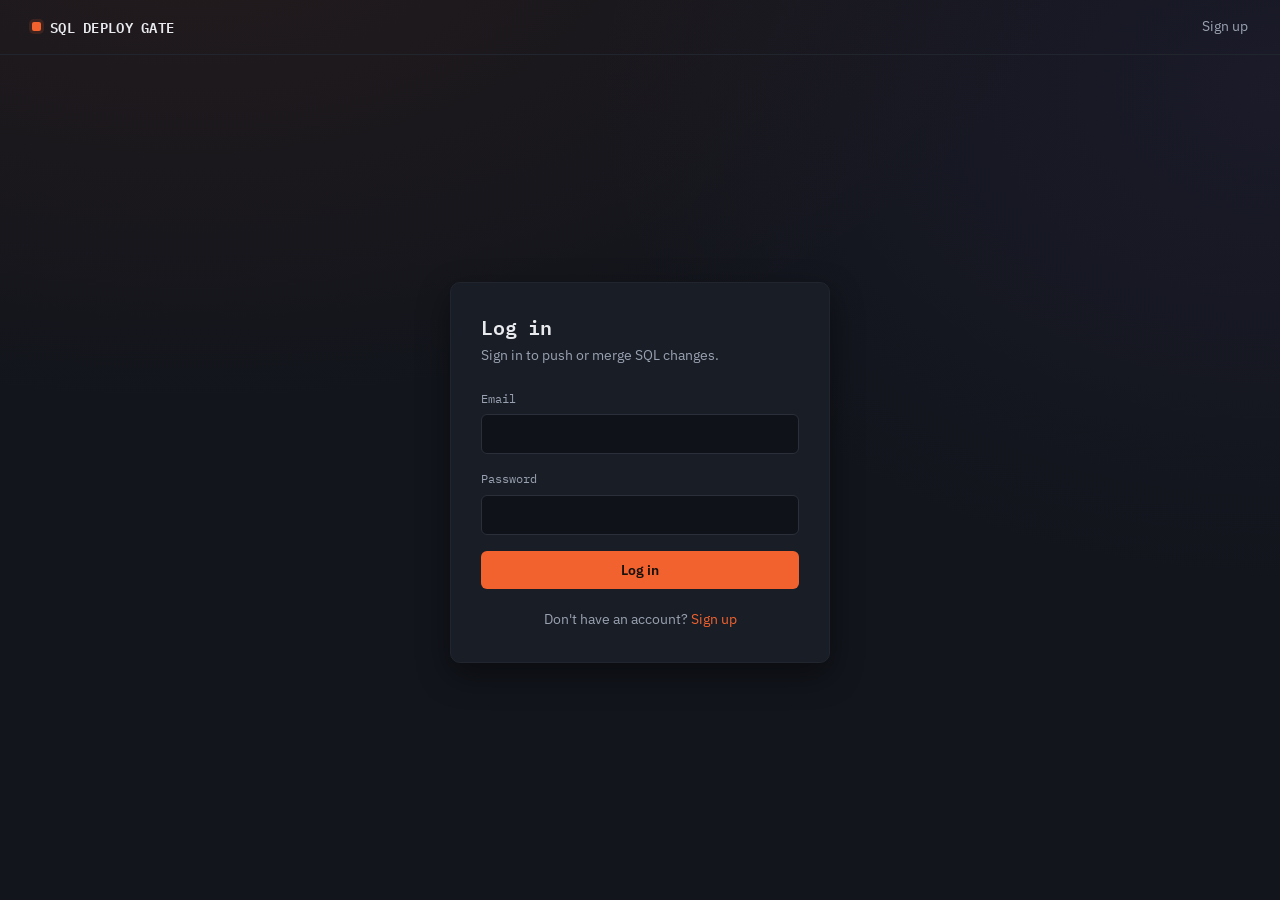
<file: index.html>
<!DOCTYPE html>
<html lang="en">

<head>
    <meta charset="UTF-8">
    <meta name="viewport" content="width=device-width, initial-scale=1.0">
    <title>Log in — SQL Deploy Gate</title>
    <link rel="stylesheet" href="css/style.css">
</head>

<body>
    <div class="topbar">
        <a href="home.html" class="brand"><span class="gate-dot"></span> SQL DEPLOY GATE</a>
        <nav>
            <a href="signup.html">Sign up</a>
        </nav>
    </div>

    <div class="center-wrap">
        <div class="auth-card">
            <h1>Log in</h1>
            <p class="subtitle">Sign in to push or merge SQL changes.</p>

            <div id="formError"></div>

            <form id="loginForm">
                <div class="field">
                    <label for="email">Email</label>
                    <input type="email" id="email" name="email" required autocomplete="username">
                </div>
                <div class="field">
                    <label for="password">Password</label>
                    <input type="password" id="password" name="password" required autocomplete="current-password">
                </div>
                <button type="submit" class="btn btn-block" id="loginBtn">Log in</button>
            </form>

            <div class="auth-footer">
                Don't have an account? <a href="signup.html">Sign up</a>
            </div>
        </div>
    </div>

    <script src="js/api.js"></script>
    <script src="js/models/authmodel.js"></script>
    <script src="js/controllers/logincontroller.js"></script>
</body>

</html>
</file>
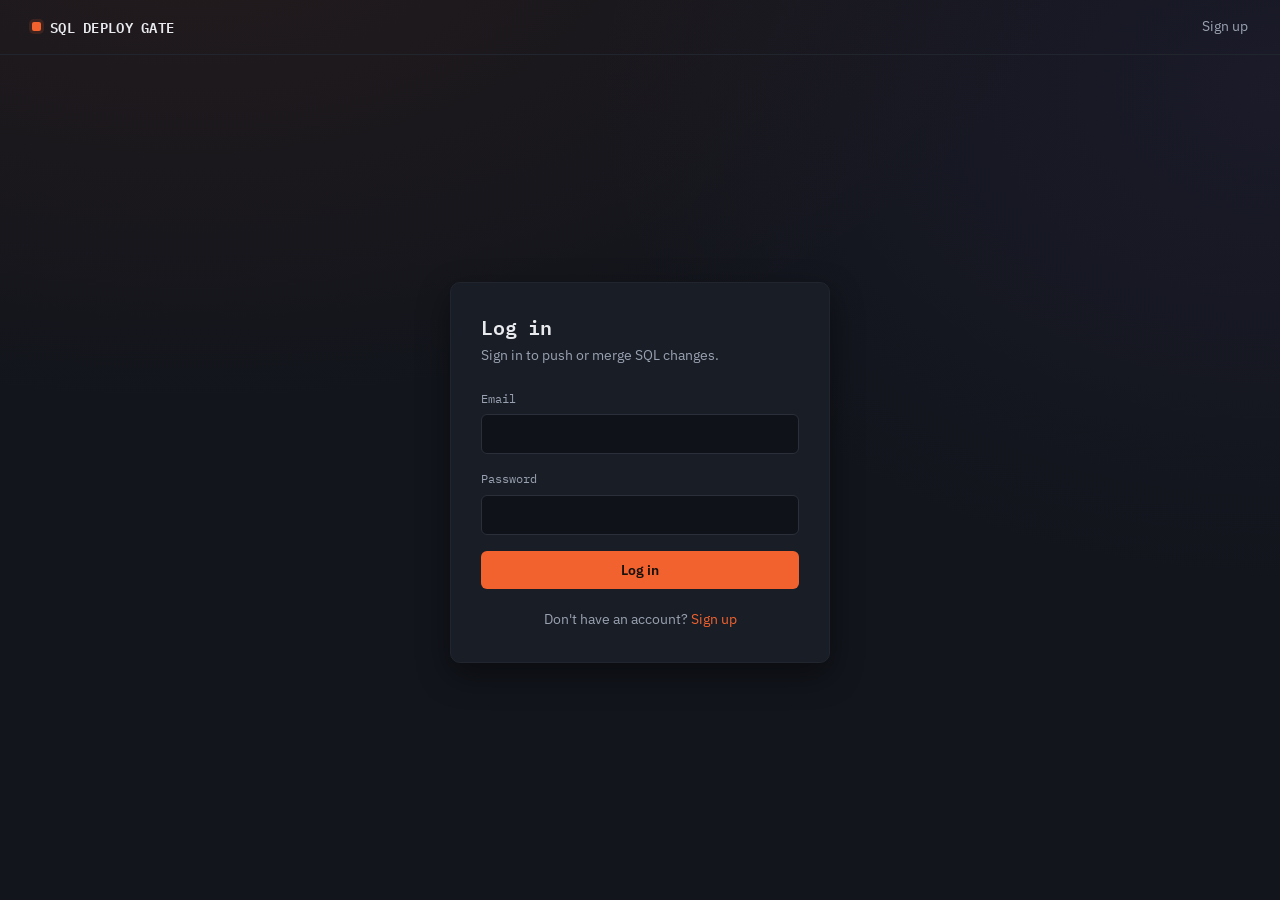
<file: activity.html>
<!DOCTYPE html>
<html lang="en">

<head>
    <meta charset="UTF-8">
    <meta name="viewport" content="width=device-width, initial-scale=1.0">
    <title>Audit — SQL Deploy Gate</title>
    <link rel="stylesheet" href="css/style.css">
</head>

<body>
    <div class="topbar">
        <a href="dashboard.html" class="brand"><span class="gate-dot"></span> SQL DEPLOY GATE</a>
        <div class="topbar-right">
            <nav id="navLinks"></nav>
            <div class="user-chip">
                <span class="user-email" id="userEmail"></span>
                <span id="roleTag"></span>
                <a href="#" id="logoutBtn" class="logout-link">Log out</a>
            </div>
        </div>
    </div>
    <div class="dash-wrap audit-wrap">
        <div class="repo-card-head" style="margin-bottom:4px;">
            <h1 style="font-size:19px;">Audit</h1>
        </div>
        <p style="margin-bottom:0;">Every push, review, and merge — a full commit history for your database.</p>
        <div class="audit-toolbar">
            <select id="statusFilter" class="select-input">
                <option value="">All statuses</option>
                <option value="Pending">Pending</option>
                <option value="Approved">Approved</option>
                <option value="Rejected">Rejected</option>
            </select>
            <select id="typeFilter" class="select-input">
                <option value="">All types</option>
                <option value="DDL">DDL</option>
                <option value="DML">DML</option>
            </select>
        </div>
        <div id="auditList"></div>
        <div id="auditPager" class="audit-pager"></div>
    </div>
    <script src="js/api.js"></script>
    <script src="js/models/authmodel.js"></script>
    <script src="js/models/auditmodel.js"></script>
    <script src="js/views/navview.js"></script>
    <script src="js/views/auditview.js"></script>
    <script src="js/controllers/pageshell.js"></script>
    <script src="js/controllers/activitycontroller.js"></script>
</body>

</html>
</file>
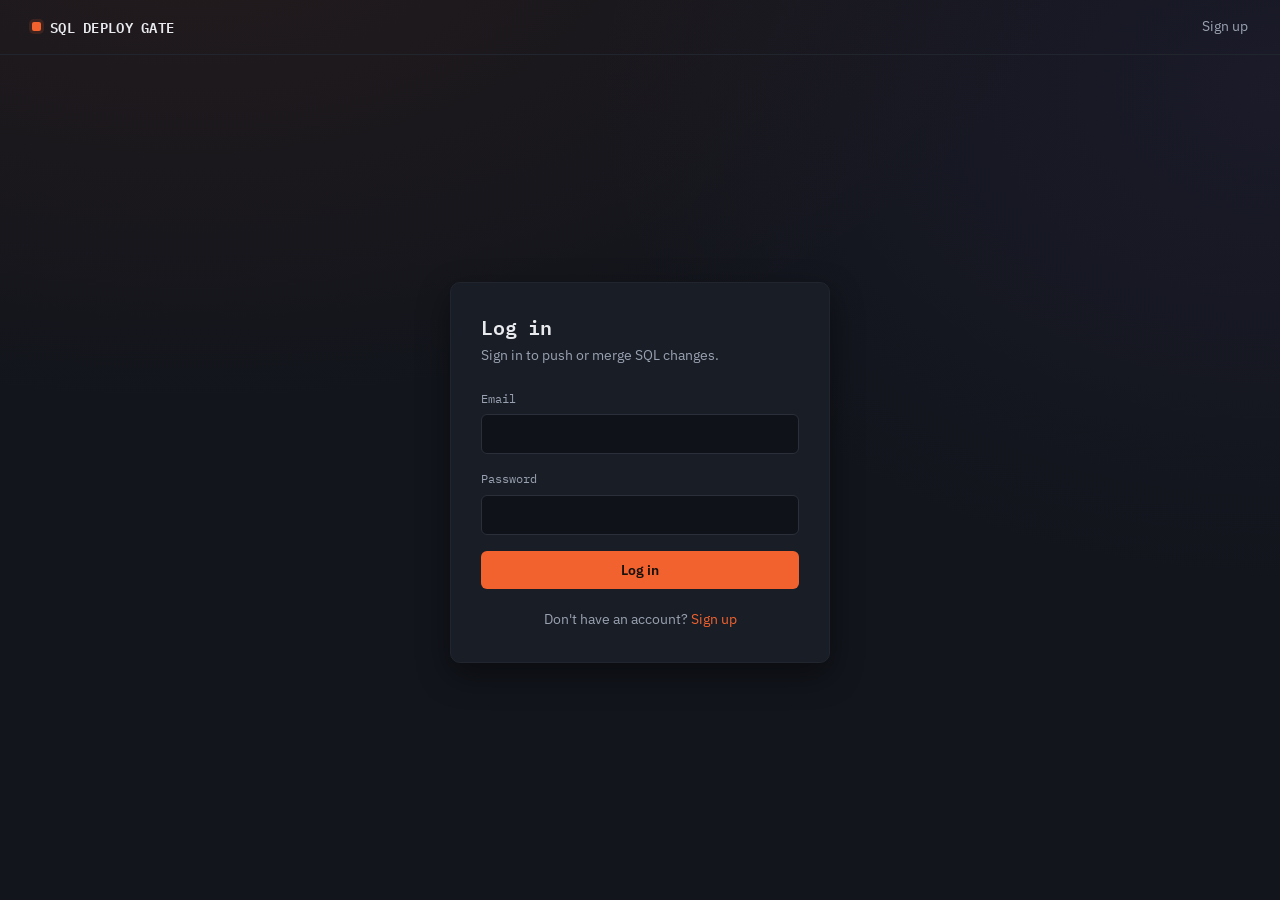
<file: approvals.html>
<!DOCTYPE html>
<html lang="en">

<head>
    <meta charset="UTF-8">
    <meta name="viewport" content="width=device-width, initial-scale=1.0">
    <title>Approvals — SQL Deploy Gate</title>
    <link rel="stylesheet" href="css/style.css">
</head>

<body>
    <div class="topbar">
        <a href="dashboard.html" class="brand"><span class="gate-dot"></span> SQL DEPLOY GATE</a>
        <div class="topbar-right">
            <nav id="navLinks"></nav>
            <div class="user-chip">
                <span class="user-email" id="userEmail"></span>
                <span id="roleTag"></span>
                <a href="#" id="logoutBtn" class="logout-link">Log out</a>
            </div>
        </div>
    </div>

    <div class="dash-wrap" style="max-width:800px;">
        <div class="repo-card-head" style="margin-bottom:4px;">
            <h1 style="font-size:19px;">Approvals</h1>
        </div>
        <p style="margin-bottom:20px;">Open pull requests waiting on a merge decision. Tap a row to see the full diff.
        </p>

        <div id="bulkBar"></div>
        <div id="approvalsList"></div>
    </div>

    <script src="js/api.js"></script>
    <script src="js/models/authmodel.js"></script>
    <script src="js/models/submissionmodel.js"></script>
    <script src="js/views/navview.js"></script>
    <script src="js/views/approvalsview.js"></script>
    <script src="js/views/modalview.js"></script>
    <script src="js/controllers/pageshell.js"></script>
    <script src="js/controllers/approvalscontroller.js"></script>
</body>

</html>
</file>
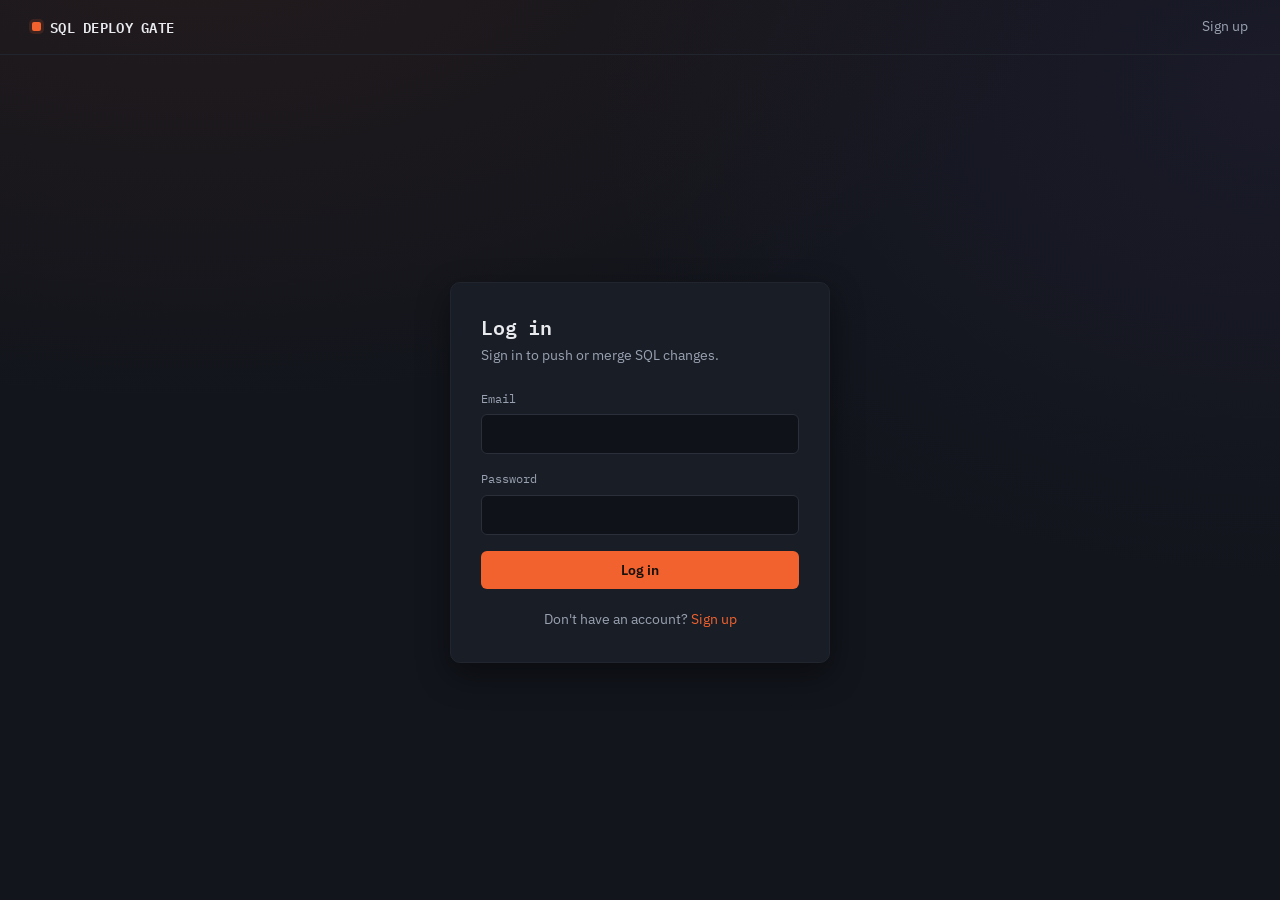
<file: dashboard.html>
<!DOCTYPE html>
<html lang="en">

<head>
    <meta charset="UTF-8">
    <meta name="viewport" content="width=device-width, initial-scale=1.0">
    <title>Dashboard — SQL Deploy Gate</title>
    <link rel="stylesheet" href="css/style.css">
</head>

<body>
    <div class="topbar">
        <a href="dashboard.html" class="brand"><span class="gate-dot"></span> SQL DEPLOY GATE</a>
        <div class="topbar-right">
            <nav id="navLinks"></nav>
            <div class="user-chip">
                <span class="user-email" id="userEmail"></span>
                <span id="roleTag"></span>
                <a href="#" id="logoutBtn" class="logout-link">Log out</a>
            </div>
        </div>
    </div>

    <div class="dash-wrap">
        <div id="workspaceRoot"></div>
    </div>

    <script src="js/api.js"></script>
    <script src="js/models/authmodel.js"></script>
    <script src="js/models/submissionmodel.js"></script>
    <script src="js/views/navview.js"></script>
    <script src="js/views/workspaceview.js"></script>
    <script src="js/controllers/pageshell.js"></script>
    <script src="js/controllers/dashboardcontroller.js"></script>
</body>

</html>
</file>
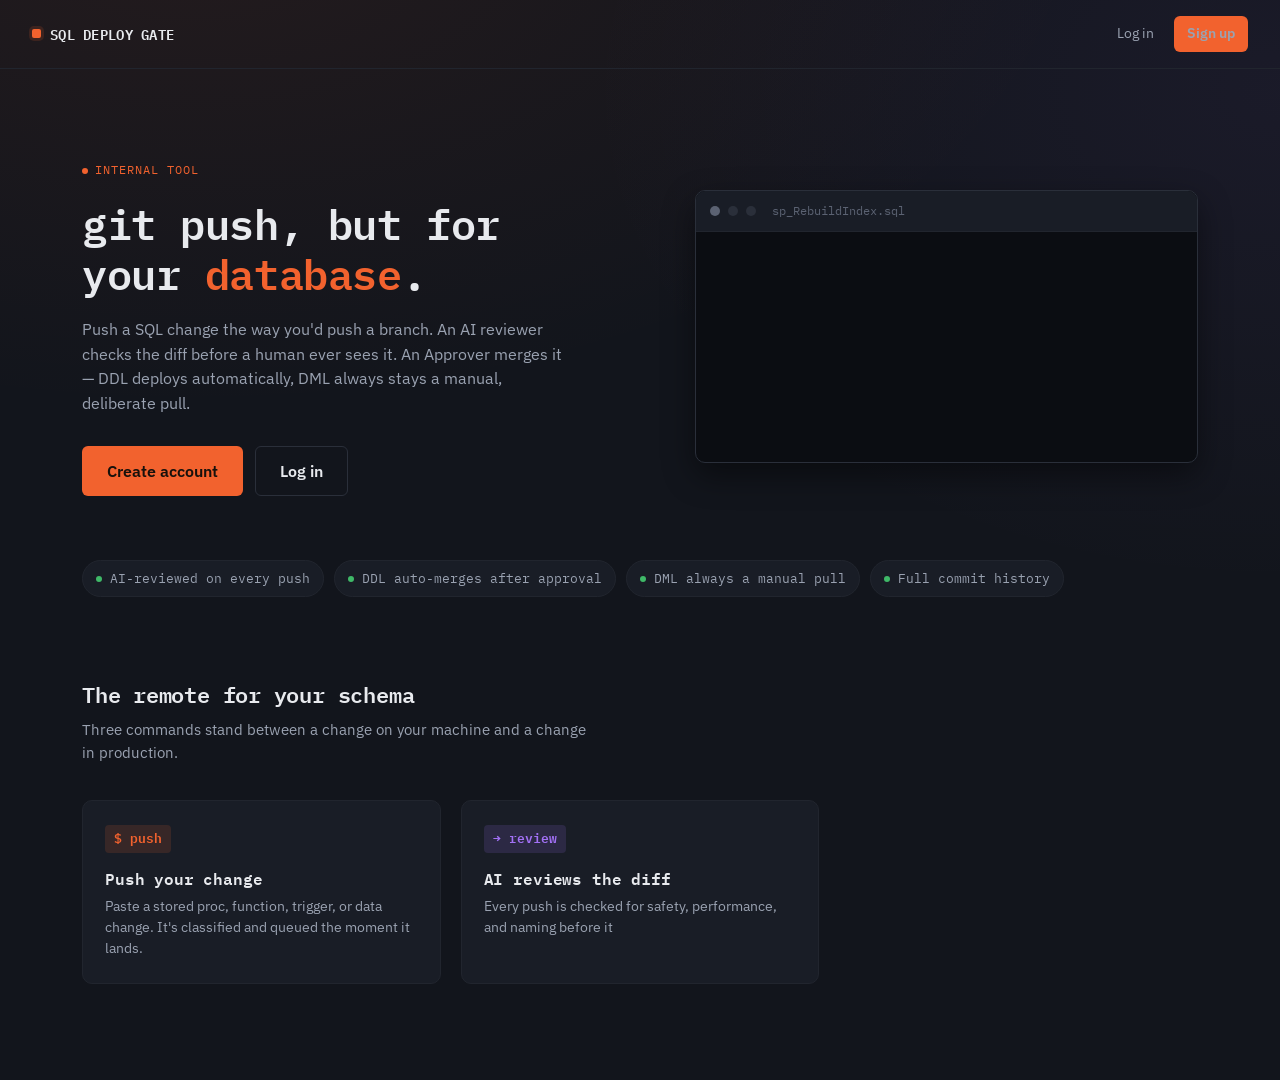
<file: home.html>
<!DOCTYPE html>
<html lang="en">

<head>
    <meta charset="UTF-8">
    <meta name="viewport" content="width=device-width, initial-scale=1.0">
    <title>SQL Deploy Gate</title>
    <link rel="stylesheet" href="css/style.css">
</head>

<body>
    <div class="topbar">
        <a href="home.html" class="brand"><span class="gate-dot"></span> SQL DEPLOY GATE</a>
        <nav>
            <a href="index.html">Log in</a>
            <a href="signup.html" class="btn btn-sm">Sign up</a>
        </nav>
    </div>

    <div class="hero">
        <div class="hero-copy">
            <span class="eyebrow">Internal tool </span>
            <h1>git push, but for<br>your <span class="hl">database</span>.</h1>
            <p class="hero-sub">
                Push a SQL change the way you'd push a branch. An AI reviewer checks the
                diff before a human ever sees it. An Approver merges it — DDL deploys
                automatically, DML always stays a manual, deliberate pull.
            </p>
            <div class="cta-row">
                <a href="signup.html" class="btn btn-lg">Create account</a>
                <a href="index.html" class="btn btn-secondary btn-lg">Log in</a>
            </div>
        </div>

        <div class="term-window">
            <div class="term-titlebar">
                <span class="term-dot"></span>
                <span class="term-dot"></span>
                <span class="term-dot"></span>
                <span class="term-filename">sp_RebuildIndex.sql</span>
            </div>
            <div class="term-body" id="termBody"></div>
        </div>
    </div>

    <div class="strip">
        <span class="pill"><span class="dot"></span> AI-reviewed on every push</span>
        <span class="pill"><span class="dot"></span> DDL auto-merges after approval</span>
        <span class="pill"><span class="dot"></span> DML always a manual pull</span>
        <span class="pill"><span class="dot"></span> Full commit history</span>
    </div>

    <div class="section">
        <div class="section-head">
            <h2>The remote for your schema</h2>
            <p>Three commands stand between a change on your machine and a change in production.</p>
        </div>
        <div class="step-grid">
            <div class="step-card">
                <span class="step-cmd">$ push</span>
                <h3>Push your change</h3>
                <p>Paste a stored proc, function, trigger, or data change. It's classified and queued the moment it
                    lands.</p>
            </div>
            <div class="step-card">
                <span class="step-cmd">→ review</span>
                <h3>AI reviews the diff</h3>
                <p>Every push is checked for safety, performance, and naming before it
</file>
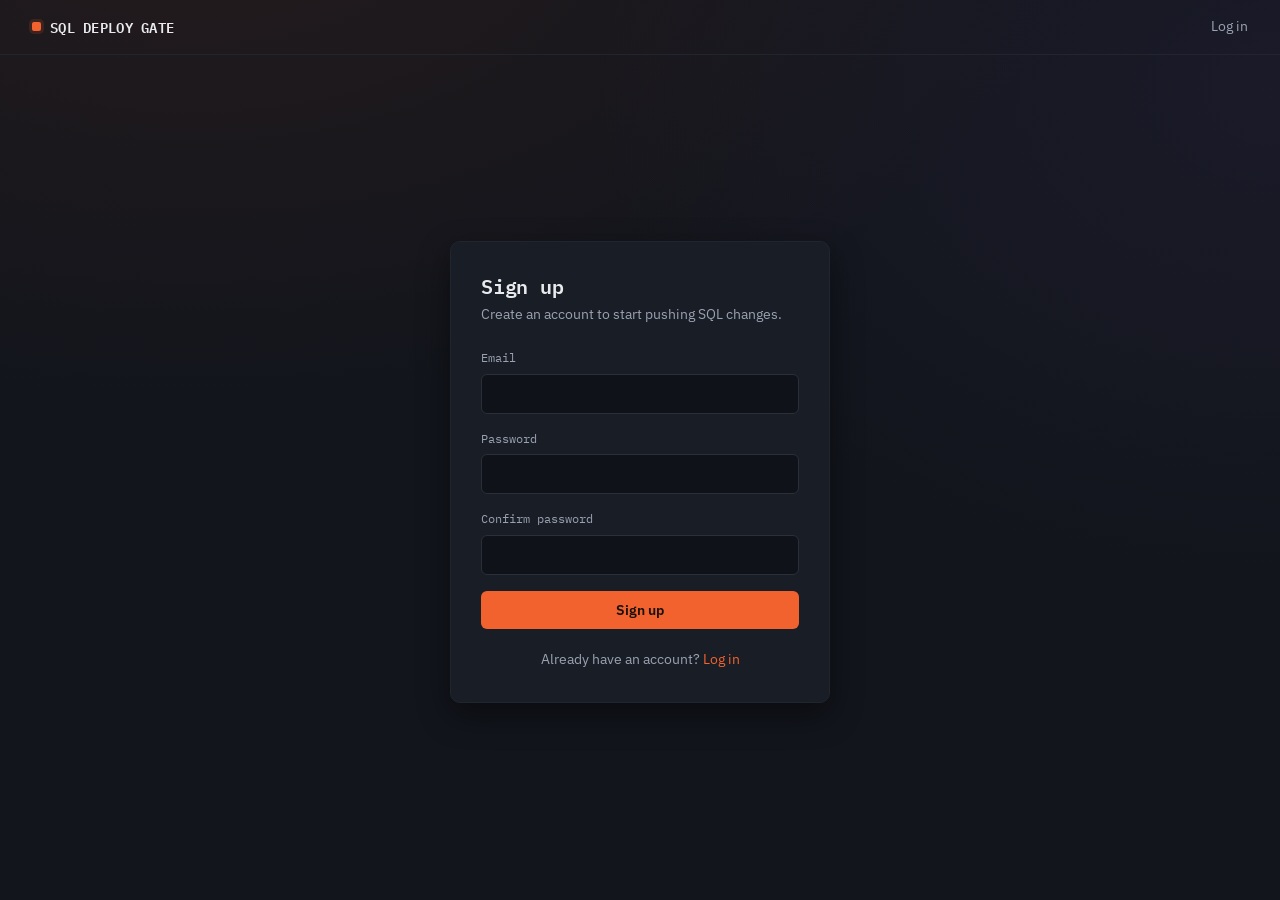
<file: signup.html>
<!DOCTYPE html>
<html lang="en">

<head>
    <meta charset="UTF-8">
    <meta name="viewport" content="width=device-width, initial-scale=1.0">
    <title>Sign up — SQL Deploy Gate</title>
    <link rel="stylesheet" href="css/style.css">
</head>

<body>
    <div class="topbar">
        <a href="home.html" class="brand"><span class="gate-dot"></span> SQL DEPLOY GATE</a>
        <nav>
            <a href="index.html">Log in</a>
        </nav>
    </div>

    <div class="center-wrap">
        <div class="auth-card">
            <h1>Sign up</h1>
            <p class="subtitle">Create an account to start pushing SQL changes.</p>

            <div id="formError"></div>

            <form id="signupForm">
                <div class="field">
                    <label for="email">Email</label>
                    <input type="email" id="email" name="email" required autocomplete="username">
                </div>
                <div class="field">
                    <label for="password">Password</label>
                    <input type="password" id="password" name="password" required autocomplete="new-password">
                </div>
                <div class="field">
                    <label for="confirmPassword">Confirm password</label>
                    <input type="password" id="confirmPassword" name="confirmPassword" required
                        autocomplete="new-password">
                </div>
                <button type="submit" class="btn btn-block" id="signupBtn">Sign up</button>
            </form>

            <div class="auth-footer">
                Already have an account? <a href="index.html">Log in</a>
            </div>
        </div>
    </div>

    <script src="js/api.js"></script>
    <script src="js/models/authmodel.js"></script>
    <script src="js/validation.js"></script>
    <script src="js/controllers/signupcontroller.js"></script>
</body>

</html>
</file>
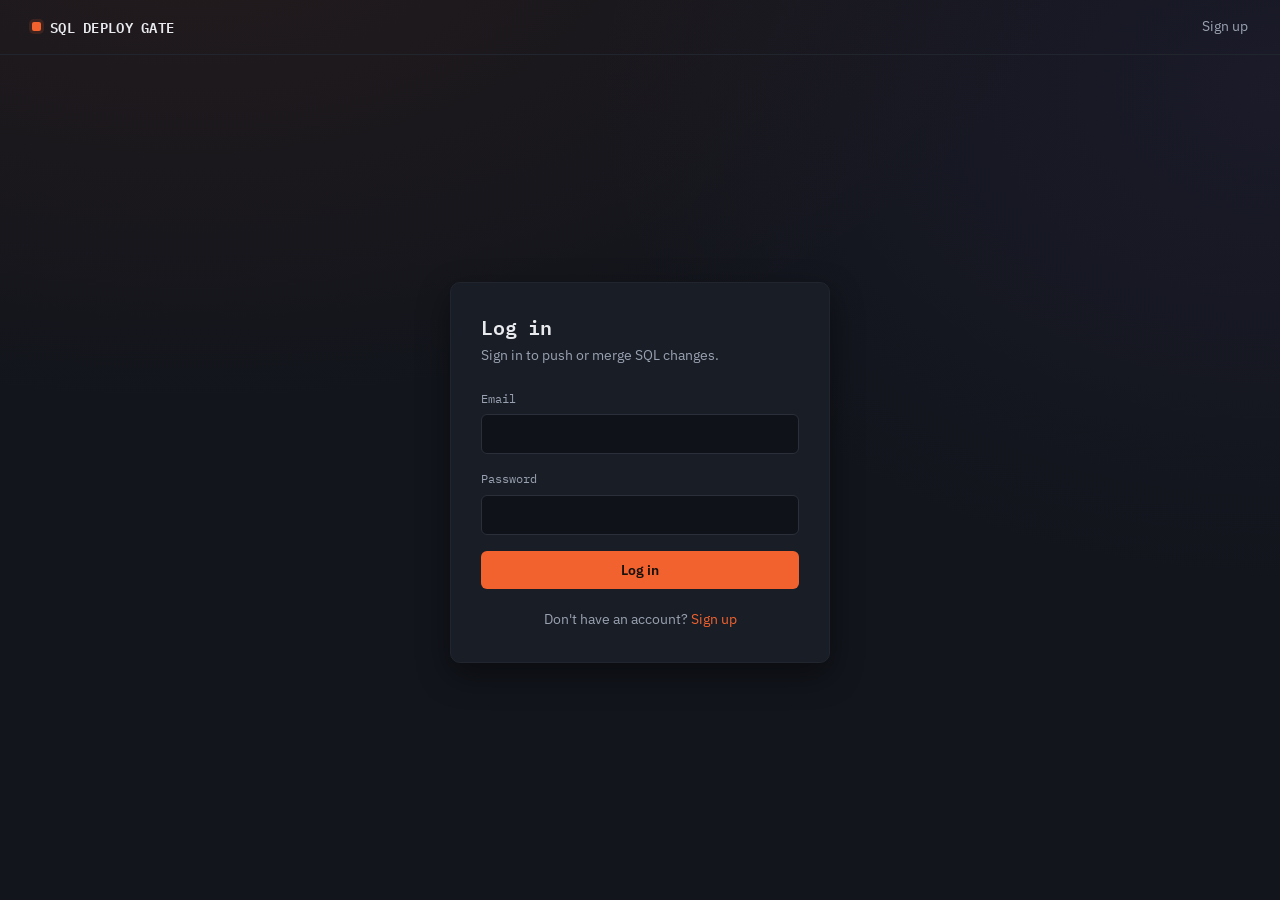
<file: submissions.html>
<!DOCTYPE html>
<html lang="en">

<head>
    <meta charset="UTF-8">
    <meta name="viewport" content="width=device-width, initial-scale=1.0">
    <title>Submissions — SQL Deploy Gate</title>
    <link rel="stylesheet" href="css/style.css">
</head>

<body>
    <div class="topbar">
        <a href="dashboard.html" class="brand"><span class="gate-dot"></span> SQL DEPLOY GATE</a>
        <div class="topbar-right">
            <nav id="navLinks"></nav>
            <div class="user-chip">
                <span class="user-email" id="userEmail"></span>
                <span id="roleTag"></span>
                <a href="#" id="logoutBtn" class="logout-link">Log out</a>
            </div>
        </div>
    </div>

    <div class="dash-wrap" style="max-width:800px;">
        <div class="repo-card">
            <div class="repo-card-head">
                <h1>Push a change</h1>
            </div>
            <p>Paste a stored procedure, function, trigger, or data change. It's classified and AI-reviewed the moment
                it lands.</p>

            <form id="pushForm">
                <div class="field">
                    <textarea id="sqlText" name="sqlText" placeholder="-- paste your SQL here" required></textarea>
                </div>
                <button type="submit" class="btn" id="pushBtn">Push for review</button>
            </form>

            <div id="pushResult"></div>
        </div>
    </div>

    <div id="loading-overlay" class="loading-overlay">
        <div class="loading-box">
            <div class="spinner"></div>
            <p>Analyzing your code...</p>
        </div>
    </div>

    <script src="js/api.js"></script>
    <script src="js/models/authmodel.js"></script>
    <script src="js/models/submissionmodel.js"></script>
    <script src="js/views/navview.js"></script>
    <script src="js/views/submissionsview.js"></script>
    <script src="js/controllers/pageshell.js"></script>
    <script src="js/controllers/submissionscontroller.js"></script>
</body>

</html>
</file>
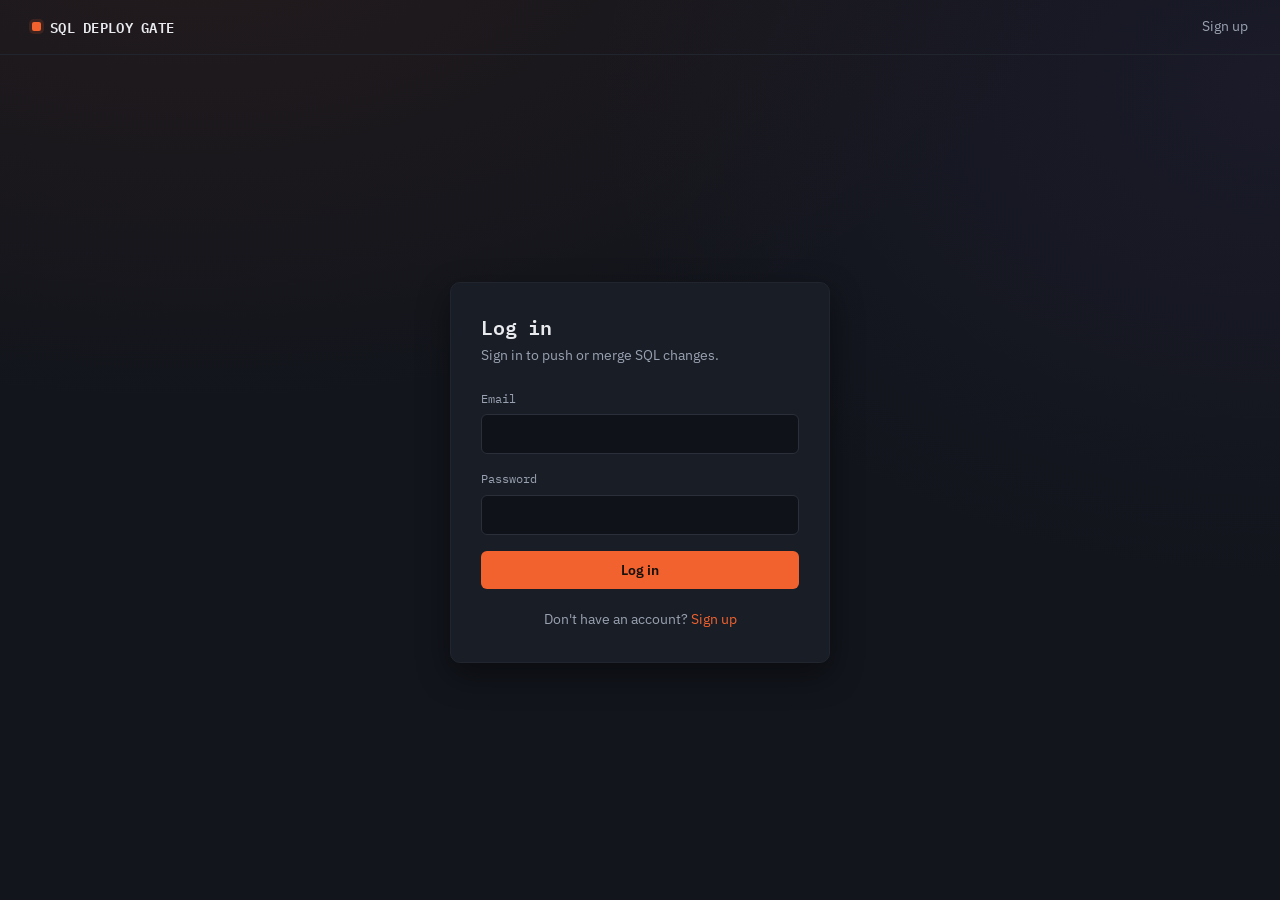
<file: users.html>
<!DOCTYPE html>
<html lang="en">

<head>
    <meta charset="UTF-8">
    <meta name="viewport" content="width=device-width, initial-scale=1.0">
    <title>Users — SQL Deploy Gate</title>
    <link rel="stylesheet" href="css/style.css">
</head>

<body>
    <div class="topbar">
        <a href="dashboard.html" class="brand"><span class="gate-dot"></span> SQL DEPLOY GATE</a>
        <div class="topbar-right">
            <nav id="navLinks"></nav>
            <div class="user-chip">
                <span class="user-email" id="userEmail"></span>
                <span id="roleTag"></span>
                <a href="#" id="logoutBtn" class="logout-link">Log out</a>
            </div>
        </div>
    </div>

    <div class="dash-wrap" style="max-width:800px;">
        <div class="repo-card-head" style="margin-bottom:4px;">
            <h1 style="font-size:19px;">Users</h1>
        </div>
        <p style="margin-bottom:0;">Assign the Developer, Approver, or Admin role to any account.</p>

        <div id="usersStats"></div>
        <div class="users-toolbar">
            <input type="text" id="usersSearch" class="users-search" placeholder="Search by email...">
        </div>
        <div id="usersMessage"></div>
        <div id="usersList"></div>
    </div>

    <script src="js/api.js"></script>
    <script src="js/models/authmodel.js"></script>
    <script src="js/models/usermodel.js"></script>
    <script src="js/views/navview.js"></script>
    <script src="js/views/usersview.js"></script>
    <script src="js/views/modalview.js"></script>
    <script src="js/controllers/pageshell.js"></script>
    <script src="js/controllers/userscontroller.js"></script>
</body>

</html>
</file>
<file: css/style.css>
/* ===========================================================
   SQL Deploy Gate — design system v2
   Concept: your database change control, run like a git remote.
   Push a change → AI reviews the diff → an Approver merges it.
   =========================================================== */

@import url('https://fonts.googleapis.com/css2?family=IBM+Plex+Mono:wght@400;500;600;700&family=IBM+Plex+Sans:wght@400;500;600;700&display=swap');

:root {
    /* -- surface: charcoal-blue, not pure black -- */
    --bg: #12151c;
    --bg-raised: #191d26;
    --bg-terminal: #0b0d12;
    --bg-input: #0f1218;

    --border: #2a2f3a;
    --border-soft: #21252e;

    --text: #e8eaee;
    --text-dim: #9aa2b1;
    --text-faint: #5b6272;

    /* -- accent: git-orange, used for primary actions + "push" -- */
    --accent: #f2622e;
    --accent-hover: #ff7440;
    --accent-soft: rgba(242, 98, 46, 0.14);

    /* -- diff colors carry real meaning: add / remove -- */
    --add: #3fb968;
    --add-soft: rgba(63, 185, 104, 0.13);
    --remove: #f0553f;
    --remove-soft: rgba(240, 85, 63, 0.13);

    /* -- merge: azure-devops-style purple for "merged" state -- */
    --merge: #a371f7;
    --merge-soft: rgba(163, 113, 247, 0.14);

    --font-mono: 'IBM Plex Mono', ui-monospace, 'SF Mono', Consolas, monospace;
    --font-sans: 'IBM Plex Sans', -apple-system, 'Segoe UI', sans-serif;

    --radius: 6px;
    --radius-lg: 10px;
    --shadow: 0 12px 32px rgba(0, 0, 0, 0.45);
}

@media (prefers-reduced-motion: reduce) {

    *,
    *::before,
    *::after {
        animation-duration: 0.001ms !important;
        animation-iteration-count: 1 !important;
        transition-duration: 0.001ms !important;
    }
}

* {
    box-sizing: border-box;
}

body {
    margin: 0;
    background: var(--bg);
    background-image:
        radial-gradient(ellipse 900px 500px at 15% -10%, rgba(242, 98, 46, 0.08), transparent),
        radial-gradient(ellipse 700px 500px at 100% 10%, rgba(163, 113, 247, 0.06), transparent);
    background-attachment: fixed;
    color: var(--text);
    font-family: var(--font-sans);
    font-size: 15px;
    line-height: 1.55;
    -webkit-font-smoothing: antialiased;
}

a {
    color: var(--accent);
    text-decoration: none;
}

a:hover {
    color: var(--accent-hover);
}

h1,
h2,
h3 {
    font-family: var(--font-mono);
    font-weight: 600;
    line-height: 1.2;
    margin: 0 0 10px;
    letter-spacing: -0.01em;
}

p {
    color: var(--text-dim);
    margin: 0 0 14px;
}

:focus-visible {
    outline: 2px solid var(--accent);
    outline-offset: 2px;
}

/* ---------- topbar ---------- */
.topbar {
    display: flex;
    align-items: center;
    justify-content: space-between;
    padding: 16px 32px;
    border-bottom: 1px solid var(--border-soft);
}

.brand {
    display: flex;
    align-items: center;
    gap: 9px;
    font-family: var(--font-mono);
    font-weight: 600;
    font-size: 14px;
    color: var(--text);
    letter-spacing: 0.02em;
}

.brand:hover {
    color: var(--text);
    text-decoration: none;
}

.gate-dot {
    width: 9px;
    height: 9px;
    border-radius: 2px;
    background: var(--accent);
    box-shadow: 0 0 0 3px var(--accent-soft);
    flex-shrink: 0;
}

.topbar nav {
    display: flex;
    align-items: center;
    gap: 20px;
}

.topbar nav a {
    color: var(--text-dim);
    font-size: 14px;
}

.topbar nav a:hover {
    color: var(--text);
}

.topbar nav a.active {
    color: var(--text);
    position: relative;
}

.topbar nav a.active::after {
    content: '';
    position: absolute;
    left: 0;
    right: 0;
    bottom: -17px;
    height: 2px;
    background: var(--accent);
}

.topbar-right {
    display: flex;
    align-items: center;
    gap: 20px;
}

.user-chip {
    display: flex;
    align-items: center;
    gap: 14px;
    padding-left: 18px;
    border-left: 1px solid var(--border-soft);
}

.user-email {
    font-family: var(--font-mono);
    font-size: 12.5px;
    color: var(--text-faint);
}

.role-tag {
    font-family: var(--font-mono);
    font-size: 10.5px;
    font-weight: 600;
    text-transform: uppercase;
    letter-spacing: 0.05em;
    padding: 2px 7px;
    border-radius: 4px;
    border: 1px solid var(--border);
}

.role-tag.role-developer {
    color: var(--accent);
    background: var(--accent-soft);
    border-color: transparent;
}

.role-tag.role-approver {
    color: var(--merge);
    background: var(--merge-soft);
    border-color: transparent;
}

.role-tag.role-admin {
    color: var(--add);
    background: var(--add-soft);
    border-color: transparent;
}

.logout-link {
    color: var(--text-faint);
    font-size: 13px;
}

.logout-link:hover {
    color: var(--remove);
}

/* ---------- buttons ---------- */
.btn {
    display: inline-flex;
    align-items: center;
    justify-content: center;
    gap: 6px;
    font-family: var(--font-sans);
    font-weight: 600;
    font-size: 14px;
    padding: 9px 16px;
    border-radius: var(--radius);
    border: 1px solid transparent;
    background: var(--accent);
    color: #17110c;
    cursor: pointer;
    transition: background 0.15s, transform 0.1s;
}

.btn:hover {
    background: var(--accent-hover);
}

.btn:active {
    transform: translateY(1px);
}

.btn:disabled {
    opacity: 0.55;
    cursor: not-allowed;
}

.btn-secondary {
    background: transparent;
    border-color: var(--border);
    color: var(--text);
}

.btn-secondary:hover {
    background: var(--bg-raised);
    border-color: var(--text-faint);
}

.btn-sm {
    padding: 6px 12px;
    font-size: 13px;
}

.btn-lg {
    padding: 12px 24px;
    font-size: 15.5px;
}

.btn-block {
    width: 100%;
}

/* ---------- hero ---------- */
.hero {
    max-width: 1180px;
    margin: 0 auto;
    padding: 88px 32px 64px;
    display: grid;
    grid-template-columns: 1.05fr 0.95fr;
    gap: 56px;
    align-items: center;
}

.hero-copy .eyebrow {
    display: inline-flex;
    align-items: center;
    gap: 7px;
    font-family: var(--font-mono);
    font-size: 12px;
    color: var(--accent);
    text-transform: uppercase;
    letter-spacing: 0.08em;
    margin-bottom: 18px;
}

.eyebrow::before {
    content: '';
    width: 6px;
    height: 6px;
    border-radius: 50%;
    background: var(--accent);
}

.hero-copy h1 {
    font-size: 42px;
    margin-bottom: 18px;
    color: var(--text);
}

.hero-copy h1 .hl {
    color: var(--accent);
}

.hero-sub {
    font-size: 16px;
    max-width: 480px;
    margin-bottom: 30px;
}

.cta-row {
    display: flex;
    gap: 12px;
}

/* ---------- terminal signature element ---------- */
.term-window {
    background: var(--bg-terminal);
    border: 1px solid var(--border);
    border-radius: var(--radius-lg);
    box-shadow: var(--shadow);
    overflow: hidden;
}

.term-titlebar {
    display: flex;
    align-items: center;
    gap: 8px;
    padding: 11px 14px;
    background: var(--bg-raised);
    border-bottom: 1px solid var(--border-soft);
}

.term-dot {
    width: 10px;
    height: 10px;
    border-radius: 50%;
    background: var(--border);
}

.term-dot:nth-child(1) {
    background: #5b6272;
}

.term-filename {
    margin-left: 8px;
    font-family: var(--font-mono);
    font-size: 12px;
    color: var(--text-faint);
}

.term-body {
    padding: 20px 20px 24px;
    font-family: var(--font-mono);
    font-size: 13.5px;
    min-height: 230px;
}

.term-line {
    margin-bottom: 3px;
    white-space: pre-wrap;
    word-break: break-word;
}

.term-prompt {
    color: var(--merge);
}

.term-cmd {
    color: var(--text);
}

.term-out {
    color: var(--text-faint);
    padding-left: 18px;
}

.term-out.add {
    color: var(--add);
}

.term-out.remove {
    color: var(--remove);
}

.term-out.merge {
    color: var(--merge);
}

.term-out.dim {
    color: var(--text-faint);
}

.term-cursor {
    display: inline-block;
    width: 7px;
    height: 14px;
    background: var(--accent);
    vertical-align: text-bottom;
    animation: blink 1s step-end infinite;
}

@keyframes blink {
    50% {
        opacity: 0;
    }
}

/* ---------- safety / status strip ---------- */
.strip {
    max-width: 1180px;
    margin: 0 auto;
    padding: 0 32px 64px;
    display: flex;
    flex-wrap: wrap;
    gap: 10px;
}

.pill {
    display: flex;
    align-items: center;
    gap: 8px;
    font-family: var(--font-mono);
    font-size: 12.5px;
    color: var(--text-dim);
    background: var(--bg-raised);
    border: 1px solid var(--border-soft);
    padding: 8px 13px;
    border-radius: 999px;
}

.pill .dot {
    width: 6px;
    height: 6px;
    border-radius: 50%;
    background: var(--add);
    flex-shrink: 0;
}

/* ---------- how it works (git-command steps) ---------- */
.section {
    max-width: 1180px;
    margin: 0 auto;
    padding: 20px 32px 96px;
}

.section-head {
    margin-bottom: 36px;
}

.section-head h2 {
    font-size: 22px;
}

.section-head p {
    max-width: 520px;
}

.step-grid {
    display: grid;
    grid-template-columns: repeat(3, 1fr);
    gap: 20px;
}

.step-card {
    background: var(--bg-raised);
    border: 1px solid var(--border-soft);
    border-radius: var(--radius-lg);
    padding: 24px 22px;
}

.step-cmd {
    display: inline-block;
    font-family: var(--font-mono);
    font-size: 12.5px;
    font-weight: 600;
    color: var(--accent);
    background: var(--accent-soft);
    padding: 4px 9px;
    border-radius: 4px;
    margin-bottom: 16px;
}

.step-card:nth-child(2) .step-cmd {
    color: var(--merge);
    background: var(--merge-soft);
}

.step-card:nth-child(3) .step-cmd {
    color: var(--add);
    background: var(--add-soft);
}

.step-card h3 {
    font-size: 16px;
    margin-bottom: 8px;
    color: var(--text);
}

.step-card p {
    font-size: 13.5px;
    margin: 0;
}

.footer-note {
    text-align: center;
    padding: 28px;
    color: var(--text-faint);
    font-family: var(--font-mono);
    font-size: 12px;
    border-top: 1px solid var(--border-soft);
}

/* ---------- auth pages ---------- */
.center-wrap {
    min-height: calc(100vh - 65px);
    display: flex;
    align-items: center;
    justify-content: center;
    padding: 40px 20px;
}

.auth-card {
    width: 100%;
    max-width: 380px;
    background: var(--bg-raised);
    border: 1px solid var(--border-soft);
    border-radius: var(--radius-lg);
    padding: 32px 30px;
    box-shadow: var(--shadow);
}

.auth-card h1 {
    font-size: 20px;
    margin-bottom: 6px;
}

.auth-card .subtitle {
    font-size: 13.5px;
    margin-bottom: 24px;
}

.field {
    margin-bottom: 16px;
}

.field label {
    display: block;
    font-family: var(--font-mono);
    font-size: 12px;
    color: var(--text-dim);
    margin-bottom: 6px;
}

.field input {
    width: 100%;
    background: var(--bg-input);
    border: 1px solid var(--border);
    border-radius: var(--radius);
    padding: 10px 12px;
    color: var(--text);
    font-family: var(--font-sans);
    font-size: 14px;
}

.field input:focus {
    outline: none;
    border-color: var(--accent);
    box-shadow: 0 0 0 3px var(--accent-soft);
}

.auth-footer {
    margin-top: 20px;
    text-align: center;
    font-size: 13.5px;
    color: var(--text-dim);
}

.error-box {
    background: var(--remove-soft);
    border: 1px solid rgba(240, 85, 63, 0.35);
    color: var(--remove);
    font-size: 13px;
    padding: 10px 13px;
    border-radius: var(--radius);
    margin-bottom: 16px;
}

.success-box {
    background: var(--add-soft);
    border: 1px solid rgba(63, 185, 104, 0.35);
    color: var(--add);
    font-size: 13px;
    padding: 10px 13px;
    border-radius: var(--radius);
    margin-bottom: 16px;
}

/* ---------- dashboard placeholder ---------- */
.dash-wrap {
    max-width: 720px;
    margin: 64px auto;
    padding: 0 24px;
}

.repo-card {
    background: var(--bg-raised);
    border: 1px solid var(--border-soft);
    border-radius: var(--radius-lg);
    padding: 30px;
}

.repo-card-head {
    display: flex;
    align-items: center;
    justify-content: space-between;
    margin-bottom: 6px;
}

.repo-card-head h1 {
    font-size: 19px;
    margin: 0;
}

.coming-soon {
    margin-top: 18px;
    padding: 16px 18px;
    background: var(--bg-terminal);
    border: 1px dashed var(--border);
    border-radius: var(--radius);
    font-family: var(--font-mono);
    font-size: 13px;
    color: var(--text-faint);
}

/* ---------- push form ---------- */
.field textarea {
    width: 100%;
    min-height: 220px;
    background: var(--bg-input);
    border: 1px solid var(--border);
    border-radius: var(--radius);
    padding: 12px 14px;
    color: var(--text);
    font-family: var(--font-mono);
    font-size: 13px;
    line-height: 1.6;
    resize: vertical;
}

.field textarea:focus {
    outline: none;
    border-color: var(--accent);
    box-shadow: 0 0 0 3px var(--accent-soft);
}

/* ---------- verdict / result card ---------- */
.check-item {
    display: flex;
    align-items: center;
    gap: 9px;
    font-size: 13.5px;
    padding: 8px 0;
}

.check-item .icon {
    width: 18px;
    height: 18px;
    border-radius: 4px;
    display: inline-flex;
    align-items: center;
    justify-content: center;
    font-size: 11px;
    font-weight: 700;
    flex-shrink: 0;
}

.check-item.pass .icon {
    background: var(--add-soft);
    color: var(--add);
}

.check-item.fail .icon {
    background: var(--remove-soft);
    color: var(--remove);
}

.check-item.pass span:last-child {
    color: var(--text);
}

.check-item.fail span:last-child {
    color: var(--text);
}

.code-block {
    background: var(--bg-terminal);
    border: 1px solid var(--border);
    border-radius: var(--radius);
    padding: 14px 16px;
    font-family: var(--font-mono);
    font-size: 12.5px;
    line-height: 1.6;
    color: var(--text-dim);
    white-space: pre-wrap;
    word-break: break-word;
    overflow-x: auto;
    margin-top: 10px;
}

/* ---------- submission / approval list rows ---------- */
.sub-list {
    display: flex;
    flex-direction: column;
    gap: 10px;
    margin-top: 18px;
}

.sub-row {
    background: var(--bg-raised);
    border: 1px solid var(--border-soft);
    border-radius: var(--radius-lg);
    overflow: hidden;
}

.sub-row-head {
    display: flex;
    align-items: center;
    gap: 12px;
    padding: 14px 18px;
    cursor: pointer;
}

.sub-status-dot {
    width: 8px;
    height: 8px;
    border-radius: 50%;
    flex-shrink: 0;
}

.sub-status-dot.pending {
    background: var(--accent);
}

.sub-status-dot.approved {
    background: var(--add);
}

.sub-status-dot.rejected {
    background: var(--remove);
}

.sub-main {
    flex: 1;
    min-width: 0;
}

.sub-title {
    font-family: var(--font-mono);
    font-size: 13.5px;
    color: var(--text);
    white-space: nowrap;
    overflow: hidden;
    text-overflow: ellipsis;
}

.sub-number {
    color: var(--text-faint);
}

.sub-meta {
    display: flex;
    align-items: center;
    gap: 8px;
    font-size: 12px;
    color: var(--text-faint);
    margin-top: 3px;
}

.label {
    font-family: var(--font-mono);
    font-size: 10.5px;
    font-weight: 600;
    padding: 2px 7px;
    border-radius: 4px;
}

.label-ddl {
    color: var(--merge);
    background: var(--merge-soft);
}

.label-dml {
    color: var(--accent);
    background: var(--accent-soft);
}

.status-pill {
    font-family: var(--font-mono);
    font-size: 10.5px;
    font-weight: 600;
    text-transform: uppercase;
    letter-spacing: 0.04em;
    padding: 2px 8px;
    border-radius: 999px;
    flex-shrink: 0;
}

.status-pill.pending {
    color: var(--accent);
    background: var(--accent-soft);
}

.status-pill.approved {
    color: var(--add);
    background: var(--add-soft);
}

.status-pill.rejected {
    color: var(--remove);
    background: var(--remove-soft);
}

.sub-chevron {
    color: var(--text-faint);
    font-size: 12px;
    transition: transform 0.15s;
    flex-shrink: 0;
}

.sub-row.open .sub-chevron {
    transform: rotate(90deg);
}

.sub-detail {
    display: none;
    padding: 0 18px 18px;
    border-top: 1px solid var(--border-soft);
}

.sub-row.open .sub-detail {
    display: block;
    padding-top: 14px;
}

.empty-state {
    text-align: center;
    padding: 40px 20px;
    color: var(--text-faint);
    font-family: var(--font-mono);
    font-size: 13px;
    background: var(--bg-raised);
    border: 1px dashed var(--border);
    border-radius: var(--radius-lg);
}

.error-box.inline {
    margin-top: 18px;
}

/* ---------- approve / reject buttons ---------- */
.btn-approve {
    background: var(--add-soft);
    border: 1px solid rgba(63, 185, 104, 0.35);
    color: var(--add);
}

.btn-approve:hover {
    background: rgba(63, 185, 104, 0.22);
}

.btn-reject {
    background: var(--remove-soft);
    border: 1px solid rgba(240, 85, 63, 0.35);
    color: var(--remove);
}

.btn-reject:hover {
    background: rgba(240, 85, 63, 0.22);
}

/* ---------- bulk action bar + row selection ---------- */
.bulk-action-bar {
    display: flex;
    align-items: center;
    gap: 12px;
    background: var(--bg-raised);
    border: 1px solid var(--border);
    border-radius: var(--radius);
    padding: 10px 14px;
    margin-bottom: 12px;
    font-size: 13px;
    color: var(--text-dim);
    position: sticky;
    top: 12px;
    z-index: 5;
}

.bulk-action-bar .spacer {
    flex: 1;
}

.select-all-row {
    font-size: 13px;
    color: var(--text-dim);
    margin-top: 18px;
    margin-bottom: 4px;
}

.pr-select {
    width: 15px;
    height: 15px;
    accent-color: var(--accent);
    flex-shrink: 0;
    cursor: pointer;
}

.sub-row-head .pr-select {
    margin-right: 2px;
}

.pr-quick-actions {
    display: flex;
    gap: 6px;
    flex-shrink: 0;
}

/* ---------- modal ---------- */
.modal-overlay {
    position: fixed;
    inset: 0;
    background: rgba(6, 7, 10, 0.6);
    display: flex;
    align-items: center;
    justify-content: center;
    z-index: 100;
    padding: 20px;
}

.modal-card {
    width: 100%;
    max-width: 420px;
    background: var(--bg-raised);
    border: 1px solid var(--border);
    border-radius: var(--radius-lg);
    padding: 24px;
    box-shadow: var(--shadow);
}

.modal-card h3 {
    font-size: 16px;
    margin-bottom: 8px;
}

.modal-card p {
    font-size: 13.5px;
    margin-bottom: 16px;
}

.modal-card textarea {
    width: 100%;
    min-height: 90px;
    background: var(--bg-input);
    border: 1px solid var(--border);
    border-radius: var(--radius);
    padding: 10px 12px;
    color: var(--text);
    font-family: var(--font-sans);
    font-size: 13.5px;
    margin-bottom: 16px;
    resize: vertical;
}

.modal-card textarea:focus {
    outline: none;
    border-color: var(--accent);
    box-shadow: 0 0 0 3px var(--accent-soft);
}

.modal-actions {
    display: flex;
    justify-content: flex-end;
    gap: 10px;
}

@media (max-width: 860px) {
    .hero {
        grid-template-columns: 1fr;
        padding-top: 56px;
    }

    .hero-copy h1 {
        font-size: 32px;
    }

    .step-grid {
        grid-template-columns: 1fr;
    }

    .topbar {
        padding: 14px 18px;
    }

    .strip,
    .section {
        padding-left: 18px;
        padding-right: 18px;
    }
}

/* ---------- audit page ---------- */
.dash-wrap.audit-wrap {
    max-width: 1200px;
}

.audit-toolbar {
    display: flex;
    flex-wrap: wrap;
    gap: 10px;
    margin: 18px 0 22px;
}

.select-input {
    background: var(--bg-input);
    border: 1px solid var(--border);
    border-radius: var(--radius);
    padding: 8px 12px;
    color: var(--text);
    font-family: var(--font-sans);
    font-size: 13.5px;
    cursor: pointer;
}

.select-input:focus {
    outline: none;
    border-color: var(--accent);
    box-shadow: 0 0 0 3px var(--accent-soft);
}

.report-table-wrap {
    overflow-x: auto;
    border: 1px solid var(--border-soft);
    border-radius: var(--radius-lg);
}

.report-table {
    width: 100%;
    border-collapse: collapse;
    background: var(--bg-raised);
}

.report-table thead th {
    text-align: left;
    font-family: var(--font-mono);
    font-size: 11px;
    text-transform: uppercase;
    letter-spacing: 0.05em;
    color: var(--text-faint);
    font-weight: 600;
    padding: 12px;
    border-bottom: 1px solid var(--border-soft);
    white-space: nowrap;
}

.report-table td {
    padding: 12px;
    border-bottom: 1px solid var(--border-soft);
    vertical-align: middle;
    font-size: 13px;
    color: var(--text-dim);
}

.report-row:last-child td {
    border-bottom: none;
}

.report-row:hover {
    background: var(--bg-input);
}

.report-table td.audit-user {
    font-family: var(--font-mono);
    color: var(--accent);
    white-space: nowrap;
}

.report-summary {
    max-width: 280px;
    overflow: hidden;
    text-overflow: ellipsis;
    white-space: nowrap;
    color: var(--text);
}

.report-table td .audit-reason,
.report-table td .audit-resolved {
    display: block;
    max-width: 220px;
    overflow: hidden;
    text-overflow: ellipsis;
    white-space: nowrap;
}

.report-table td .audit-reason {
    color: var(--remove);
    font-size: 12.5px;
}

.report-table td .audit-resolved {
    color: var(--text-faint);
    font-size: 12.5px;
}

.audit-pager {
    display: flex;
    align-items: center;
    justify-content: center;
    gap: 16px;
    margin-top: 22px;
    font-size: 13px;
    color: var(--text-dim);
}

/* ---------- users / role assignment page ---------- */
.users-stats {
    display: flex;
    flex-wrap: wrap;
    gap: 8px;
    margin: 18px 0 20px;
}

.users-toolbar {
    margin-bottom: 16px;
}

.users-search {
    width: 100%;
    max-width: 320px;
    background: var(--bg-input);
    border: 1px solid var(--border);
    border-radius: var(--radius);
    padding: 9px 13px;
    color: var(--text);
    font-family: var(--font-sans);
    font-size: 13.5px;
}

.users-search:focus {
    outline: none;
    border-color: var(--accent);
    box-shadow: 0 0 0 3px var(--accent-soft);
}

.users-table {
    width: 100%;
    border-collapse: collapse;
}

.users-table th {
    text-align: left;
    font-family: var(--font-mono);
    font-size: 11px;
    text-transform: uppercase;
    letter-spacing: 0.05em;
    color: var(--text-faint);
    font-weight: 600;
    padding: 0 12px 10px;
    border-bottom: 1px solid var(--border-soft);
}

.users-table td {
    padding: 12px;
    border-bottom: 1px solid var(--border-soft);
    vertical-align: middle;
}

.avatar {
    display: inline-flex;
    align-items: center;
    justify-content: center;
    width: 30px;
    height: 30px;
    border-radius: 50%;
    background: var(--bg-input);
    border: 1px solid var(--border);
    font-family: var(--font-mono);
    font-size: 11px;
    font-weight: 600;
    color: var(--text-dim);
    flex-shrink: 0;
}

.user-row-identity {
    display: flex;
    align-items: center;
    gap: 10px;
}

.user-row-identity .email {
    font-size: 13.5px;
    color: var(--text);
}

.user-row-identity .sub {
    font-size: 11.5px;
    color: var(--text-faint);
}

.role-cell {
    display: flex;
    align-items: center;
    gap: 10px;
}

/* ===========================================================
   Workspace header — authenticated landing state.
   Reuses existing tokens only (no new colors introduced).
   Append this block to style.css.
   =========================================================== */

.workspace-hero {
    background: var(--bg-raised);
    background-image: radial-gradient(ellipse 500px 220px at 100% 0%, rgba(242, 98, 46, 0.10), transparent);
    border: 1px solid var(--border-soft);
    border-radius: var(--radius-lg);
    padding: 28px 30px;
    margin-bottom: 22px;
    position: relative;
    overflow: hidden;
}

.workspace-hero::before {
    content: '';
    position: absolute;
    top: 0;
    left: 0;
    width: 3px;
    height: 100%;
    background: var(--accent);
}

.workspace-eyebrow {
    display: inline-flex;
    align-items: center;
    gap: 7px;
    font-family: var(--font-mono);
    font-size: 11.5px;
    color: var(--accent);
    text-transform: uppercase;
    letter-spacing: 0.08em;
    margin-bottom: 10px;
}

.workspace-eyebrow::before {
    content: '';
    width: 6px;
    height: 6px;
    border-radius: 50%;
    background: var(--accent);
    box-shadow: 0 0 0 3px var(--accent-soft);
}

.workspace-hero h1 {
    font-size: 24px;
    margin-bottom: 4px;
    color: var(--text);
}

.workspace-identity {
    display: flex;
    align-items: center;
    gap: 10px;
    font-size: 13.5px;
    color: var(--text-dim);
    margin-bottom: 22px;
}

.workspace-identity .email {
    font-family: var(--font-mono);
    color: var(--text-faint);
}

/* -- stat pills, reusing .pill but with a value emphasis -- */
.workspace-stats {
    display: flex;
    flex-wrap: wrap;
    gap: 10px;
    margin-bottom: 24px;
}

.stat-pill {
    display: flex;
    align-items: center;
    gap: 9px;
    background: var(--bg-terminal);
    border: 1px solid var(--border-soft);
    padding: 9px 15px;
    border-radius: var(--radius);
}

.stat-pill .stat-value {
    font-family: var(--font-mono);
    font-size: 17px;
    font-weight: 700;
    color: var(--text);
}

.stat-pill .stat-label {
    font-family: var(--font-mono);
    font-size: 11px;
    color: var(--text-faint);
    text-transform: uppercase;
    letter-spacing: 0.04em;
}

.stat-pill.pending .stat-value {
    color: var(--accent);
}

.stat-pill.approved .stat-value {
    color: var(--add);
}

.stat-pill.rejected .stat-value {
    color: var(--remove);
}

/* -- role-aware quick actions -- */
.workspace-actions {
    display: flex;
    flex-wrap: wrap;
    gap: 10px;
}

.action-card {
    display: flex;
    align-items: center;
    gap: 12px;
    background: var(--bg-terminal);
    border: 1px solid var(--border);
    border-radius: var(--radius);
    padding: 12px 16px;
    color: var(--text);
    flex: 1;
    min-width: 200px;
    transition: border-color 0.15s, transform 0.1s;
}

.action-card:hover {
    border-color: var(--accent);
    color: var(--text);
    text-decoration: none;
    transform: translateY(-1px);
}

.action-card .action-icon {
    width: 32px;
    height: 32px;
    border-radius: 7px;
    background: var(--accent-soft);
    color: var(--accent);
    display: flex;
    align-items: center;
    justify-content: center;
    font-family: var(--font-mono);
    font-size: 15px;
    font-weight: 700;
    flex-shrink: 0;
}

.action-card .action-text .title {
    font-size: 13.5px;
    font-weight: 600;
}

.action-card .action-text .sub {
    font-size: 11.5px;
    color: var(--text-faint);
}

/* skeleton loading state for stats */
.stat-pill.loading .stat-value {
    color: var(--text-faint);
}

/* base spinner (rotation) */
.spinner {
    display: inline-block;
    border-radius: 50%;
    animation: spin 0.7s linear infinite;
}

@keyframes spin {
    to {
        transform: rotate(360deg);
    }
}

/* ===========================================================
   Loading overlay (submissions push)
   =========================================================== */
.loading-overlay {
    position: fixed;
    inset: 0;
    background: rgba(10, 10, 10, 0.85);
    backdrop-filter: blur(4px);
    display: flex;
    align-items: center;
    justify-content: center;
    z-index: 9999;
    opacity: 0;
    visibility: hidden;
    transition: opacity 0.2s ease, visibility 0.2s ease;
}

.loading-overlay.visible {
    opacity: 1;
    visibility: visible;
}

.loading-box {
    background: var(--bg-terminal);
    border: 1px solid var(--border);
    border-radius: var(--radius);
    padding: 24px 30px;
    text-align: center;
    box-shadow: 0 10px 40px rgba(0, 0, 0, 0.5);
}

.loading-box .spinner {
    width: 32px;
    height: 32px;
    margin: 0 auto 12px;
    border-width: 3px;
    border-style: solid;
    border-color: rgba(255, 255, 255, 0.2);
    border-top-color: #fff;
}

.loading-box p {
    font-family: var(--font-sans);
    font-size: 13.5px;
    color: var(--text);
    margin: 0;
}

/* ---------- audit report table ---------- */
.report-table-wrap {
    overflow-x: auto;
    border: 1px solid var(--border-soft);
    border-radius: var(--radius-lg);
}

.report-table {
    width: 100%;
    border-collapse: collapse;
    background: var(--bg-raised);
}

.report-table thead th {
    text-align: left;
    font-family: var(--font-mono);
    font-size: 11px;
    text-transform: uppercase;
    letter-spacing: 0.05em;
    color: var(--text-faint);
    font-weight: 600;
    padding: 12px;
    border-bottom: 1px solid var(--border-soft);
    white-space: nowrap;
}

.report-table td {
    padding: 12px;
    border-bottom: 1px solid var(--border-soft);
    vertical-align: middle;
    font-size: 13px;
    color: var(--text-dim);
}

.report-row:last-child td {
    border-bottom: none;
}

.report-row:hover {
    background: var(--bg-input);
}

.report-row td.audit-user {
    font-family: var(--font-mono);
    color: var(--accent);
    white-space: nowrap;
}

.report-summary {
    max-width: 280px;
    overflow: hidden;
    text-overflow: ellipsis;
    white-space: nowrap;
    color: var(--text);
}

.report-table td .audit-reason {
    color: var(--remove);
    font-size: 12.5px;
}

.report-table td .audit-resolved {
    color: var(--text-faint);
    font-size: 12.5px;
}
/* ---------- audit page ---------- */
.dash-wrap.audit-wrap {
    max-width: 1200px;
}

.audit-toolbar {
    display: flex;
    flex-wrap: wrap;
    gap: 10px;
    margin: 18px 0 22px;
}

.select-input {
    background: var(--bg-input);
    border: 1px solid var(--border);
    border-radius: var(--radius);
    padding: 8px 12px;
    color: var(--text);
    font-family: var(--font-sans);
    font-size: 13.5px;
    cursor: pointer;
}

.select-input:focus {
    outline: none;
    border-color: var(--accent);
    box-shadow: 0 0 0 3px var(--accent-soft);
}

.report-table-wrap {
    overflow-x: auto;
    border: 1px solid var(--border-soft);
    border-radius: var(--radius-lg);
}

.report-table {
    width: 100%;
    border-collapse: collapse;
    background: var(--bg-raised);
}

.report-table thead th {
    text-align: left;
    font-family: var(--font-mono);
    font-size: 11px;
    text-transform: uppercase;
    letter-spacing: 0.05em;
    color: var(--text-faint);
    font-weight: 600;
    padding: 12px;
    border-bottom: 1px solid var(--border-soft);
    white-space: nowrap;
}

.report-table td {
    padding: 12px;
    border-bottom: 1px solid var(--border-soft);
    vertical-align: middle;
    font-size: 13px;
    color: var(--text-dim);
}

.report-row:last-child td {
    border-bottom: none;
}

.report-row:hover {
    background: var(--bg-input);
}

.report-table td.audit-user {
    font-family: var(--font-mono);
    color: var(--accent);
    white-space: nowrap;
}

.report-summary {
    max-width: 280px;
    overflow: hidden;
    text-overflow: ellipsis;
    white-space: nowrap;
    color: var(--text);
}

.report-table td .audit-reason,
.report-table td .audit-resolved {
    display: block;
    max-width: 220px;
    overflow: hidden;
    text-overflow: ellipsis;
    white-space: nowrap;
}

.report-table td .audit-reason {
    color: var(--remove);
    font-size: 12.5px;
}

.report-table td .audit-resolved {
    color: var(--text-faint);
    font-size: 12.5px;
}

.audit-pager {
    display: flex;
    align-items: center;
    justify-content: center;
    gap: 16px;
    margin-top: 22px;
    font-size: 13px;
    color: var(--text-dim);
}
</file>
